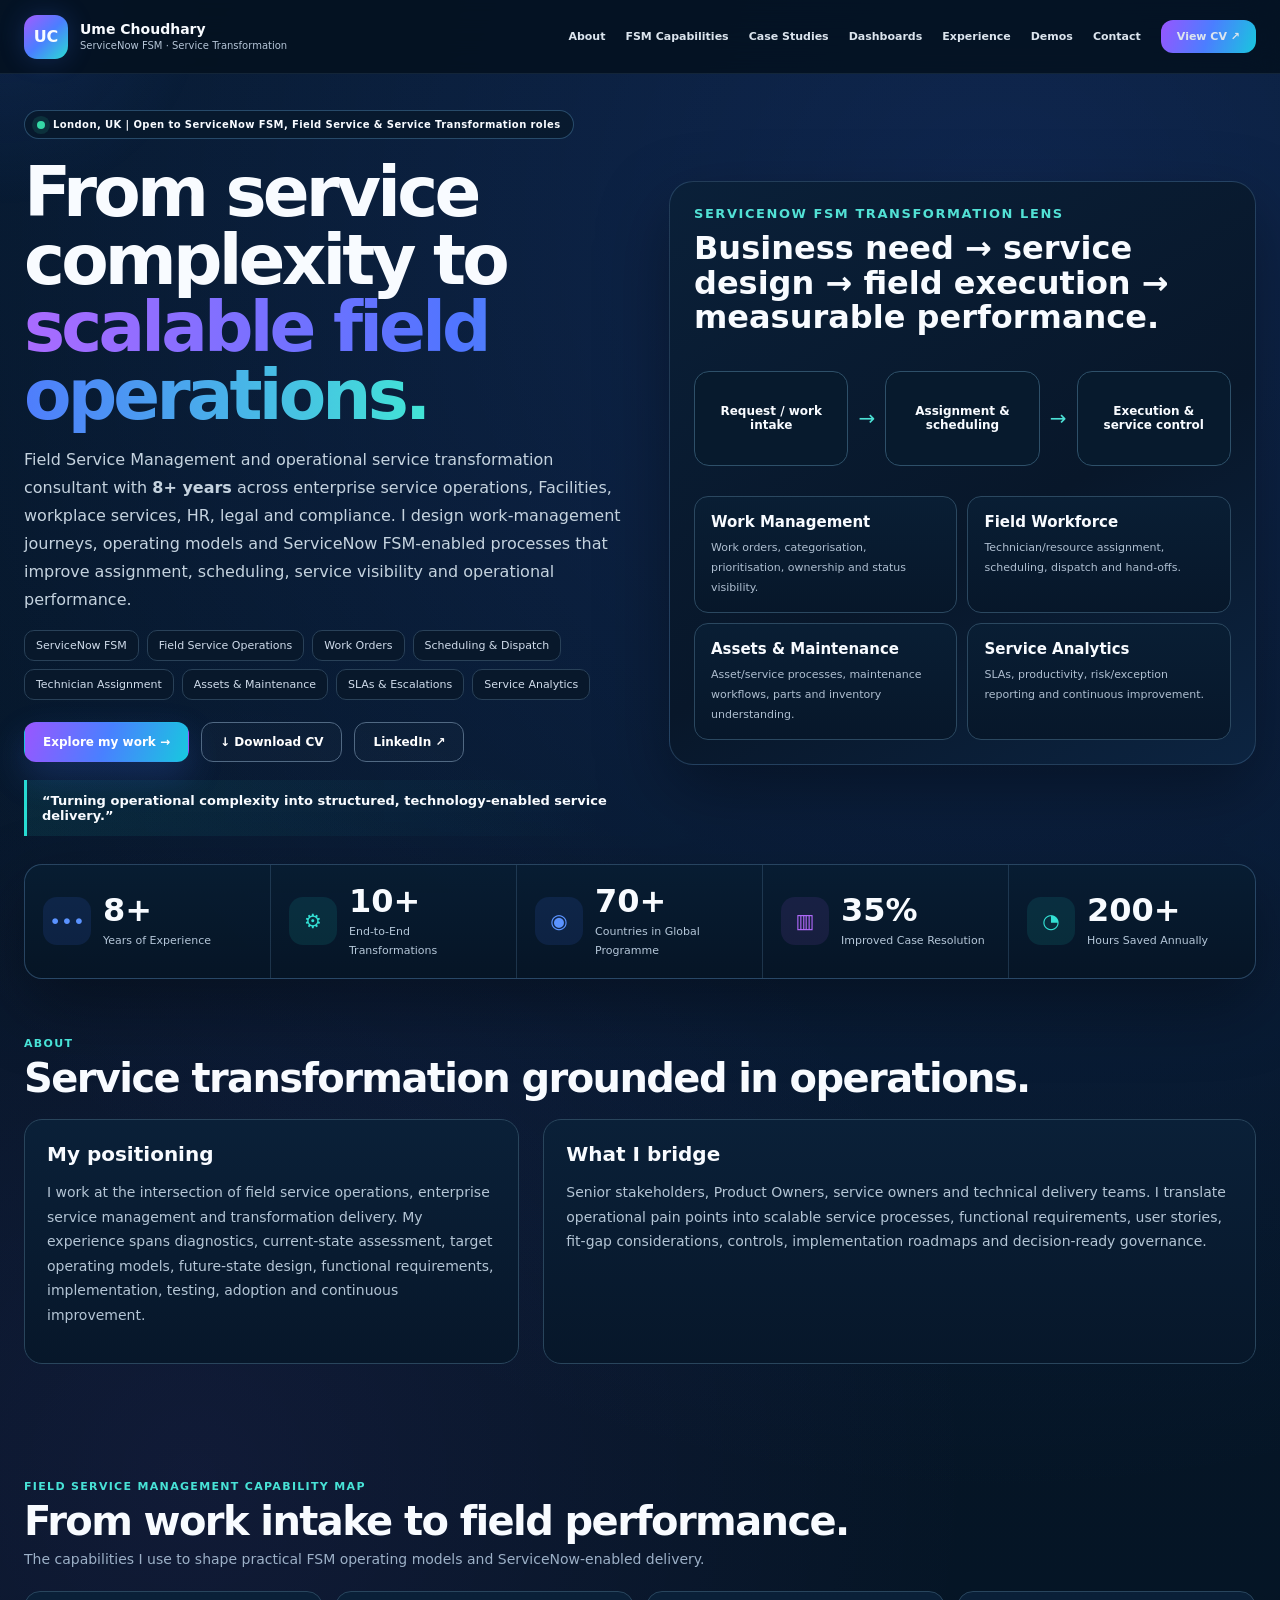
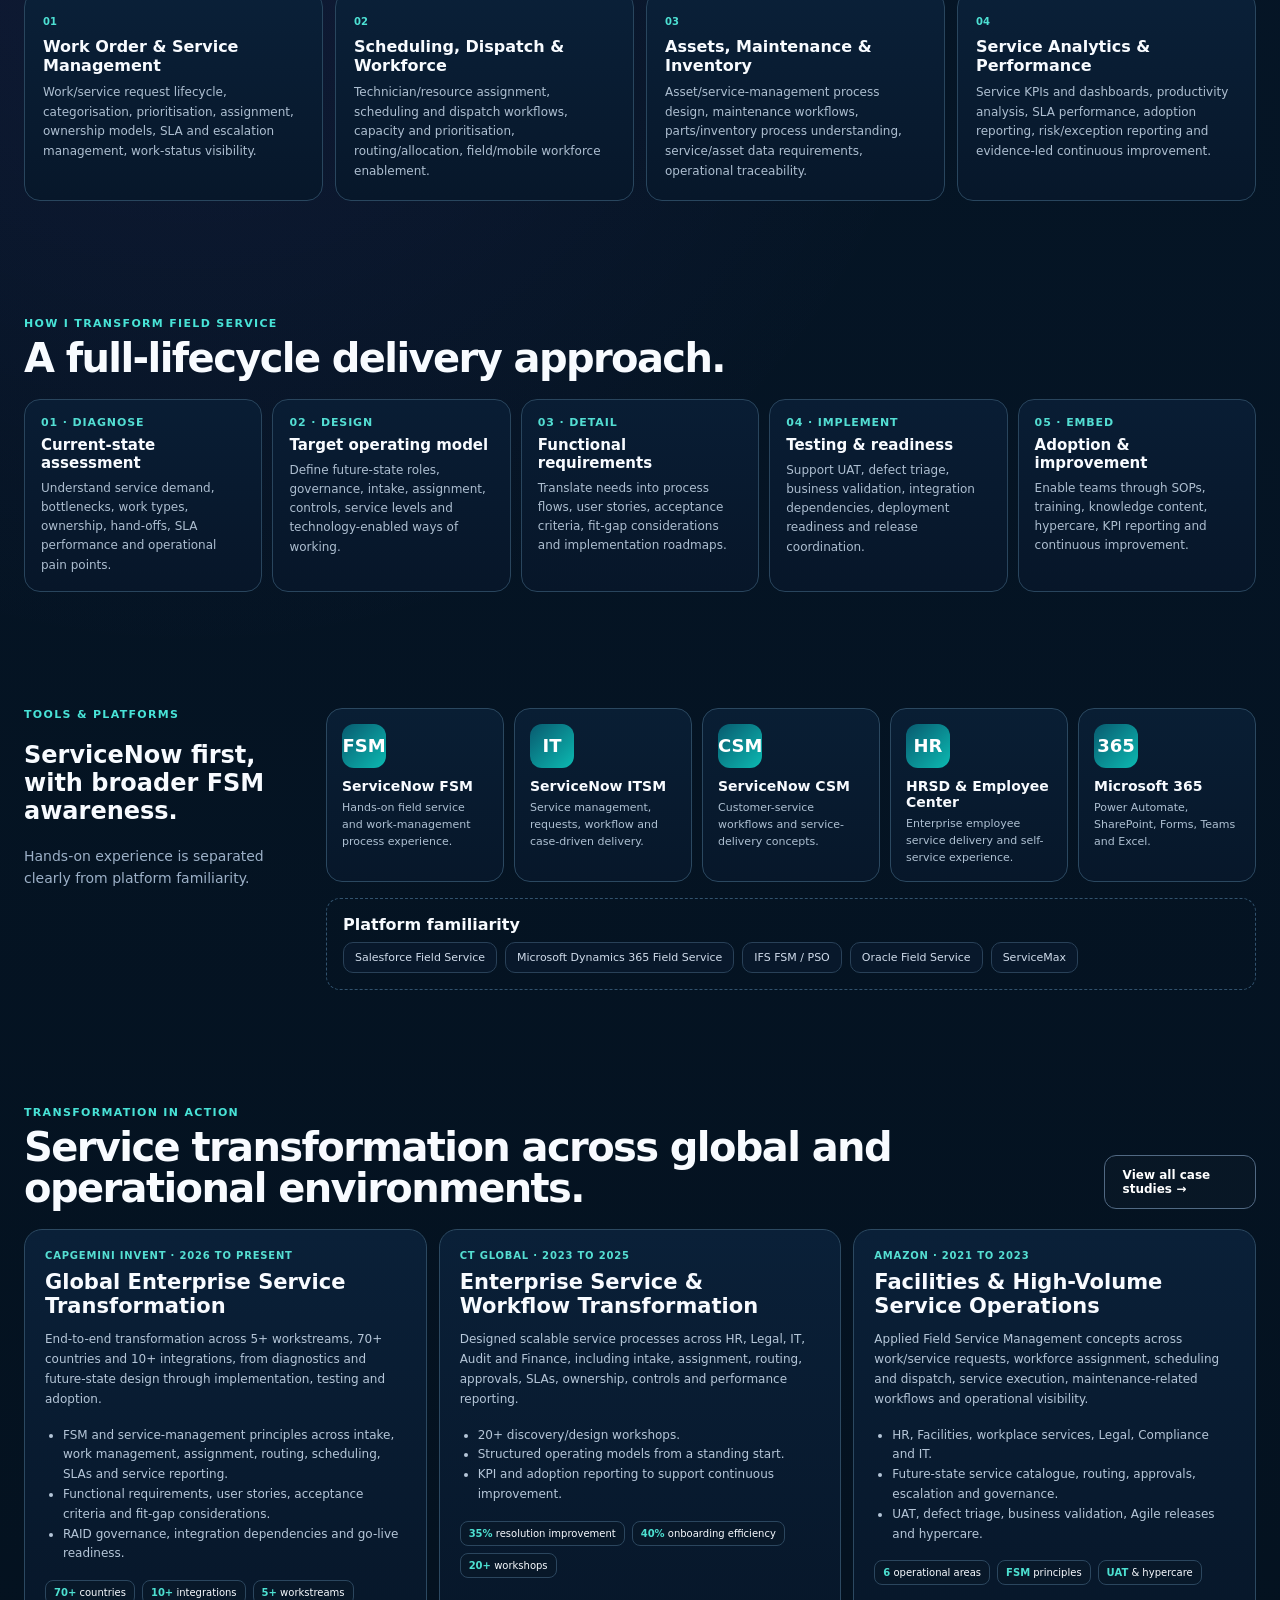
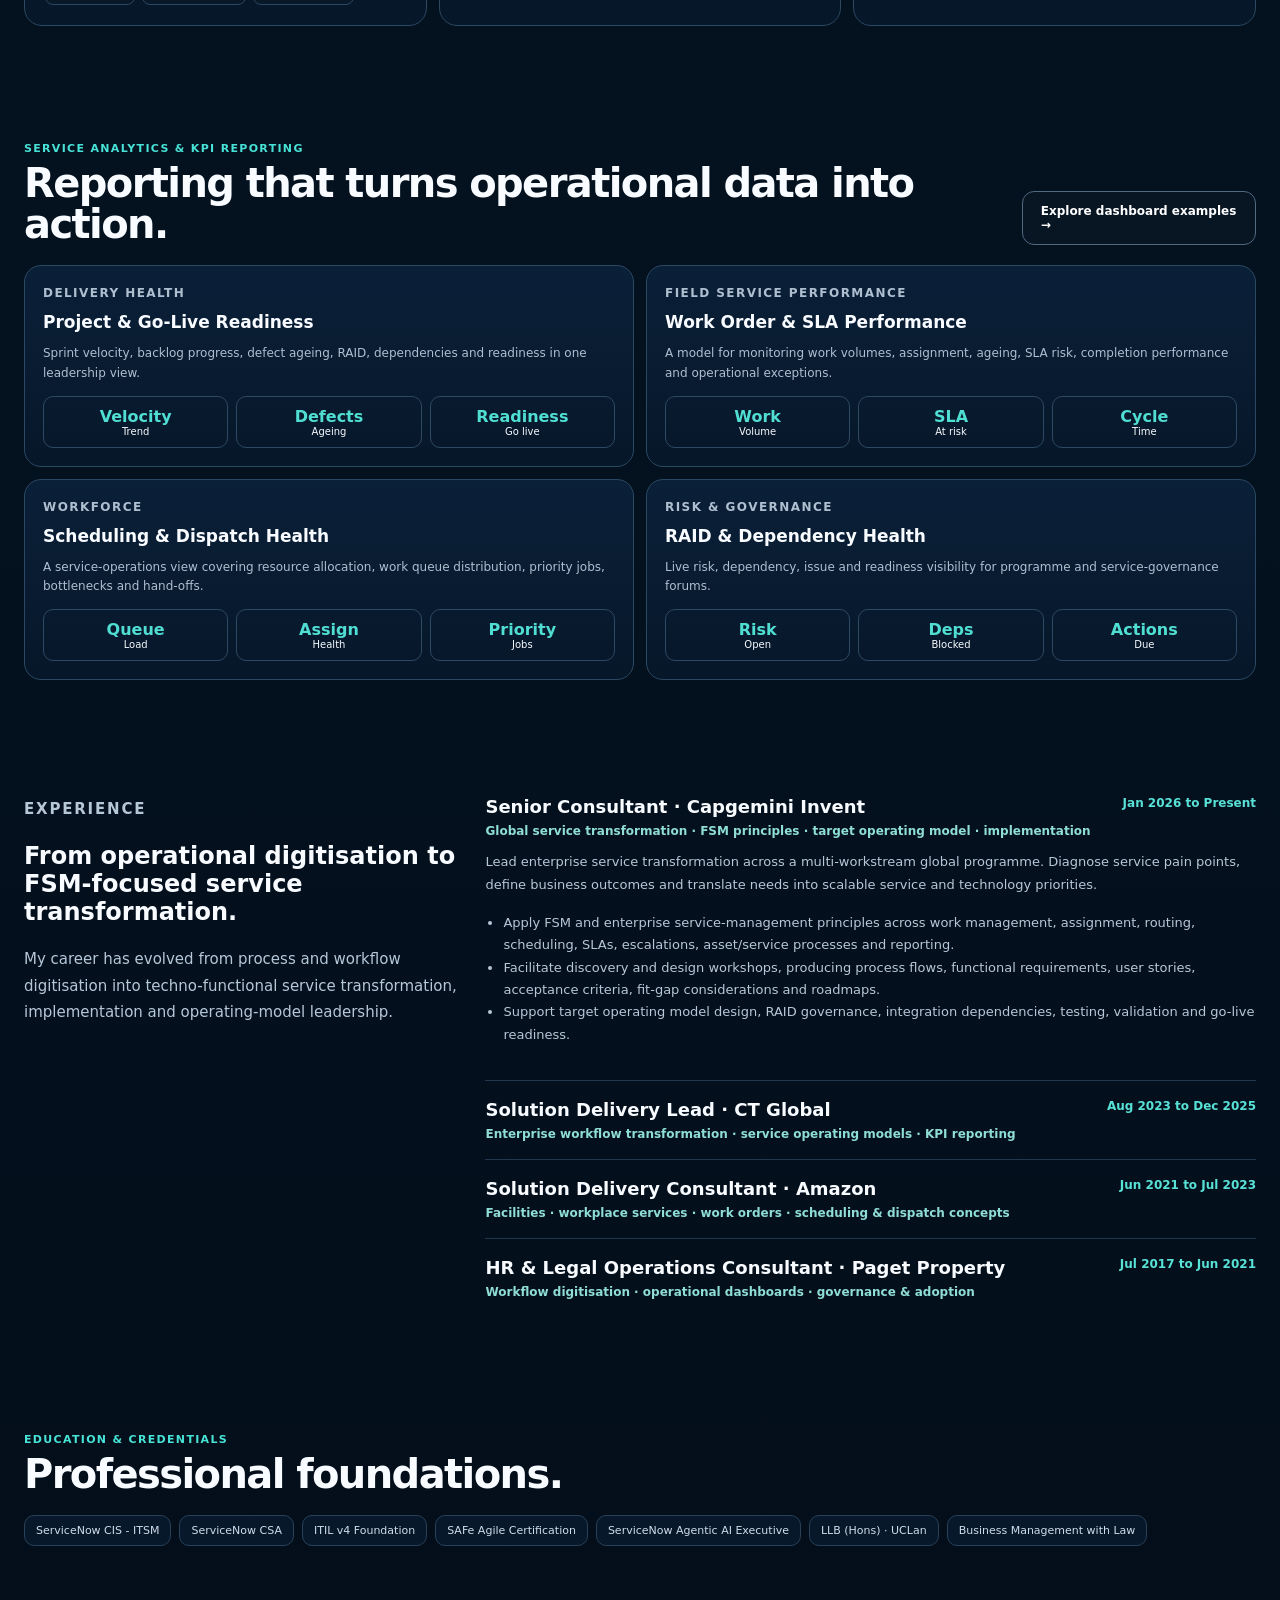
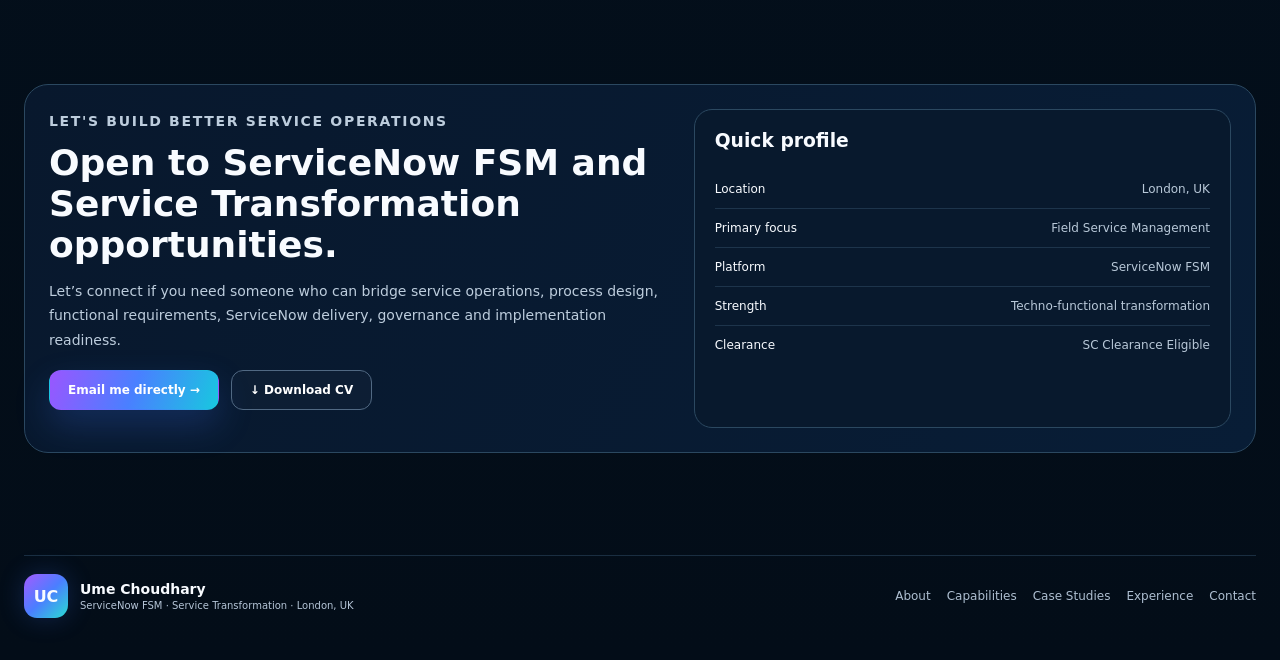
<file: index.html>
<!doctype html>
<html lang="en">
<head>
<meta charset="utf-8">
<meta name="viewport" content="width=device-width,initial-scale=1">
<title>Ume Choudhary | ServiceNow FSM & Service Transformation</title>
<meta name="description" content="Portfolio of Ume Choudhary: Field Service Management, ServiceNow FSM, operating model design and digital service transformation.">
<link rel="icon" href="assets/favicon.svg" type="image/svg+xml">
<link rel="stylesheet" href="styles.css">
</head>
<body>
<div class="mouse-glow" id="mouseGlow"></div>
<header>
<a class="brand" href="#top"><span class="brandmark">UC</span><span><b>Ume Choudhary</b><small>ServiceNow FSM · Service Transformation</small></span></a>
<button class="menubtn" id="menuBtn">Menu</button>
<nav id="nav">
<a href="#about">About</a>
<a href="#capabilities">FSM Capabilities</a>
<a href="#case-studies">Case Studies</a>
<a href="#dashboards">Dashboards</a>
<a href="#experience">Experience</a>
<a href="interactive-demos.html">Demos</a>
<a href="#contact">Contact</a>
<a class="navcv" href="Ume_Choudhary_Resume_2026.pdf" target="_blank">View CV ↗</a>
</nav>
</header>

<main id="top">
<section class="shell hero reveal">
<div>
<div class="eyebrow">London, UK | Open to ServiceNow FSM, Field Service & Service Transformation roles</div>
<h1>From service complexity to <span>scalable field operations.</span></h1>
<p class="lead">Field Service Management and operational service transformation consultant with <strong>8+ years</strong> across enterprise service operations, Facilities, workplace services, HR, legal and compliance. I design work-management journeys, operating models and ServiceNow FSM-enabled processes that improve assignment, scheduling, service visibility and operational performance.</p>
<div class="pills">
<span>ServiceNow FSM</span><span>Field Service Operations</span><span>Work Orders</span><span>Scheduling & Dispatch</span>
<span>Technician Assignment</span><span>Assets & Maintenance</span><span>SLAs & Escalations</span><span>Service Analytics</span>
</div>
<div class="actions">
<a class="btn primary" href="#case-studies">Explore my work →</a>
<a class="btn" href="Ume_Choudhary_Resume_2026.pdf" download>↓ Download CV</a>
<a class="btn" href="https://www.linkedin.com/in/ume-choudhary" target="_blank">LinkedIn ↗</a>
</div>
<div class="quote">“Turning operational complexity into structured, technology-enabled service delivery.”</div>
</div>

<div class="native-visual">
<div class="visual-title">SERVICENOW FSM TRANSFORMATION LENS</div>
<h2>Business need → service design → field execution → measurable performance.</h2>
<div class="visual-flow">
<span>Request / work intake</span><i>→</i><span>Assignment & scheduling</span><i>→</i><span>Execution & service control</span>
</div>
<div class="visual-grid">
<article><b>Work Management</b><small>Work orders, categorisation, prioritisation, ownership and status visibility.</small></article>
<article><b>Field Workforce</b><small>Technician/resource assignment, scheduling, dispatch and hand-offs.</small></article>
<article><b>Assets & Maintenance</b><small>Asset/service processes, maintenance workflows, parts and inventory understanding.</small></article>
<article><b>Service Analytics</b><small>SLAs, productivity, risk/exception reporting and continuous improvement.</small></article>
</div>
</div>
</section>

<section class="shell reveal">
<div class="stats">
<article><div class="mi">•••</div><div><strong data-count="8" data-suffix="+">0+</strong><span>Years of Experience</span></div></article>
<article><div class="mi cyan">⚙</div><div><strong data-count="10" data-suffix="+">0+</strong><span>End-to-End Transformations</span></div></article>
<article><div class="mi">◉</div><div><strong data-count="70" data-suffix="+">0+</strong><span>Countries in Global Programme</span></div></article>
<article><div class="mi purple">▥</div><div><strong data-count="35" data-suffix="%">0%</strong><span>Improved Case Resolution</span></div></article>
<article><div class="mi cyan">◔</div><div><strong data-count="200" data-suffix="+">0+</strong><span>Hours Saved Annually</span></div></article>
</div>
</section>

<section id="about" class="section shell">
<div class="section-head reveal"><div><p class="kicker">ABOUT</p><h2>Service transformation grounded in operations.</h2></div></div>
<div class="about-grid reveal">
<article class="about-card">
<h3>My positioning</h3>
<p>I work at the intersection of field service operations, enterprise service management and transformation delivery. My experience spans diagnostics, current-state assessment, target operating models, future-state design, functional requirements, implementation, testing, adoption and continuous improvement.</p>
</article>
<article class="about-card">
<h3>What I bridge</h3>
<p>Senior stakeholders, Product Owners, service owners and technical delivery teams. I translate operational pain points into scalable service processes, functional requirements, user stories, fit-gap considerations, controls, implementation roadmaps and decision-ready governance.</p>
</article>
</div>
</section>

<section id="capabilities" class="section shell">
<div class="section-head reveal">
<div><p class="kicker">FIELD SERVICE MANAGEMENT CAPABILITY MAP</p><h2>From work intake to field performance.</h2><p class="sub">The capabilities I use to shape practical FSM operating models and ServiceNow-enabled delivery.</p></div>
</div>
<div class="cap-grid reveal">
<article class="cap-card"><span class="cap-num">01</span><h3>Work Order & Service Management</h3><p>Work/service request lifecycle, categorisation, prioritisation, assignment, ownership models, SLA and escalation management, work-status visibility.</p></article>
<article class="cap-card"><span class="cap-num">02</span><h3>Scheduling, Dispatch & Workforce</h3><p>Technician/resource assignment, scheduling and dispatch workflows, capacity and prioritisation, routing/allocation, field/mobile workforce enablement.</p></article>
<article class="cap-card"><span class="cap-num">03</span><h3>Assets, Maintenance & Inventory</h3><p>Asset/service-management process design, maintenance workflows, parts/inventory process understanding, service/asset data requirements, operational traceability.</p></article>
<article class="cap-card"><span class="cap-num">04</span><h3>Service Analytics & Performance</h3><p>Service KPIs and dashboards, productivity analysis, SLA performance, adoption reporting, risk/exception reporting and evidence-led continuous improvement.</p></article>
</div>
</section>

<section class="section shell">
<div class="section-head reveal"><div><p class="kicker">HOW I TRANSFORM FIELD SERVICE</p><h2>A full-lifecycle delivery approach.</h2></div></div>
<div class="method-grid reveal">
<article class="method-card"><b>01 · DIAGNOSE</b><h3>Current-state assessment</h3><p>Understand service demand, bottlenecks, work types, ownership, hand-offs, SLA performance and operational pain points.</p></article>
<article class="method-card"><b>02 · DESIGN</b><h3>Target operating model</h3><p>Define future-state roles, governance, intake, assignment, controls, service levels and technology-enabled ways of working.</p></article>
<article class="method-card"><b>03 · DETAIL</b><h3>Functional requirements</h3><p>Translate needs into process flows, user stories, acceptance criteria, fit-gap considerations and implementation roadmaps.</p></article>
<article class="method-card"><b>04 · IMPLEMENT</b><h3>Testing & readiness</h3><p>Support UAT, defect triage, business validation, integration dependencies, deployment readiness and release coordination.</p></article>
<article class="method-card"><b>05 · EMBED</b><h3>Adoption & improvement</h3><p>Enable teams through SOPs, training, knowledge content, hypercare, KPI reporting and continuous improvement.</p></article>
</div>
</section>

<section id="tools" class="section shell">
<div class="tools-wrap reveal">
<div><p class="kicker">TOOLS & PLATFORMS</p><h2>ServiceNow first, with broader FSM awareness.</h2><p class="sub">Hands-on experience is separated clearly from platform familiarity.</p></div>
<div>
<div class="tool-grid">
<article class="tool"><div class="tool-badge">FSM</div><h3>ServiceNow FSM</h3><p>Hands-on field service and work-management process experience.</p></article>
<article class="tool"><div class="tool-badge">IT</div><h3>ServiceNow ITSM</h3><p>Service management, requests, workflow and case-driven delivery.</p></article>
<article class="tool"><div class="tool-badge">CSM</div><h3>ServiceNow CSM</h3><p>Customer-service workflows and service-delivery concepts.</p></article>
<article class="tool"><div class="tool-badge">HR</div><h3>HRSD & Employee Center</h3><p>Enterprise employee service delivery and self-service experience.</p></article>
<article class="tool"><div class="tool-badge">365</div><h3>Microsoft 365</h3><p>Power Automate, SharePoint, Forms, Teams and Excel.</p></article>
</div>
<div class="familiarity">
<strong>Platform familiarity</strong>
<div class="pills"><span>Salesforce Field Service</span><span>Microsoft Dynamics 365 Field Service</span><span>IFS FSM / PSO</span><span>Oracle Field Service</span><span>ServiceMax</span></div>
</div>
</div>
</div>
</section>

<section id="case-studies" class="section shell">
<div class="section-head reveal">
<div><p class="kicker">TRANSFORMATION IN ACTION</p><h2>Service transformation across global and operational environments.</h2></div>
<a class="btn" href="case-studies.html">View all case studies →</a>
</div>
<div class="case-grid reveal">
<article class="case-card">
<div class="meta">CAPGEMINI INVENT · 2026 TO PRESENT</div>
<h3>Global Enterprise Service Transformation</h3>
<p>End-to-end transformation across 5+ workstreams, 70+ countries and 10+ integrations, from diagnostics and future-state design through implementation, testing and adoption.</p>
<ul><li>FSM and service-management principles across intake, work management, assignment, routing, scheduling, SLAs and service reporting.</li><li>Functional requirements, user stories, acceptance criteria and fit-gap considerations.</li><li>RAID governance, integration dependencies and go-live readiness.</li></ul>
<div class="case-stats"><span><b>70+</b> countries</span><span><b>10+</b> integrations</span><span><b>5+</b> workstreams</span></div>
</article>

<article class="case-card">
<div class="meta">CT GLOBAL · 2023 TO 2025</div>
<h3>Enterprise Service & Workflow Transformation</h3>
<p>Designed scalable service processes across HR, Legal, IT, Audit and Finance, including intake, assignment, routing, approvals, SLAs, ownership, controls and performance reporting.</p>
<ul><li>20+ discovery/design workshops.</li><li>Structured operating models from a standing start.</li><li>KPI and adoption reporting to support continuous improvement.</li></ul>
<div class="case-stats"><span><b>35%</b> resolution improvement</span><span><b>40%</b> onboarding efficiency</span><span><b>20+</b> workshops</span></div>
</article>

<article class="case-card">
<div class="meta">AMAZON · 2021 TO 2023</div>
<h3>Facilities & High-Volume Service Operations</h3>
<p>Applied Field Service Management concepts across work/service requests, workforce assignment, scheduling and dispatch, service execution, maintenance-related workflows and operational visibility.</p>
<ul><li>HR, Facilities, workplace services, Legal, Compliance and IT.</li><li>Future-state service catalogue, routing, approvals, escalation and governance.</li><li>UAT, defect triage, business validation, Agile releases and hypercare.</li></ul>
<div class="case-stats"><span><b>6</b> operational areas</span><span><b>FSM</b> principles</span><span><b>UAT</b> & hypercare</span></div>
</article>
</div>
</section>

<section id="dashboards" class="section shell">
<div class="section-head reveal">
<div><p class="kicker">SERVICE ANALYTICS & KPI REPORTING</p><h2>Reporting that turns operational data into action.</h2></div>
<a class="btn" href="dashboard-kpi-reporting.html">Explore dashboard examples →</a>
</div>
<div class="dashboard-grid reveal">
<article class="dashboard-card"><p class="kicker">DELIVERY HEALTH</p><h3>Project & Go-Live Readiness</h3><p>Sprint velocity, backlog progress, defect ageing, RAID, dependencies and readiness in one leadership view.</p><div class="dashboard-metrics"><span><b>Velocity</b>Trend</span><span><b>Defects</b>Ageing</span><span><b>Readiness</b>Go live</span></div></article>
<article class="dashboard-card"><p class="kicker">FIELD SERVICE PERFORMANCE</p><h3>Work Order & SLA Performance</h3><p>A model for monitoring work volumes, assignment, ageing, SLA risk, completion performance and operational exceptions.</p><div class="dashboard-metrics"><span><b>Work</b>Volume</span><span><b>SLA</b>At risk</span><span><b>Cycle</b>Time</span></div></article>
<article class="dashboard-card"><p class="kicker">WORKFORCE</p><h3>Scheduling & Dispatch Health</h3><p>A service-operations view covering resource allocation, work queue distribution, priority jobs, bottlenecks and hand-offs.</p><div class="dashboard-metrics"><span><b>Queue</b>Load</span><span><b>Assign</b>Health</span><span><b>Priority</b>Jobs</span></div></article>
<article class="dashboard-card"><p class="kicker">RISK & GOVERNANCE</p><h3>RAID & Dependency Health</h3><p>Live risk, dependency, issue and readiness visibility for programme and service-governance forums.</p><div class="dashboard-metrics"><span><b>Risk</b>Open</span><span><b>Deps</b>Blocked</span><span><b>Actions</b>Due</span></div></article>
</div>
</section>

<section id="experience" class="section shell">
<div class="exp-layout reveal">
<div class="exp-intro"><p class="kicker">EXPERIENCE</p><h2>From operational digitisation to FSM-focused service transformation.</h2><p>My career has evolved from process and workflow digitisation into techno-functional service transformation, implementation and operating-model leadership.</p></div>
<div>
<article class="exp-card"><details open><summary><div><span class="exp-role">Senior Consultant · Capgemini Invent</span><span class="exp-sub">Global service transformation · FSM principles · target operating model · implementation</span></div><time>Jan 2026 to Present</time></summary><p>Lead enterprise service transformation across a multi-workstream global programme. Diagnose service pain points, define business outcomes and translate needs into scalable service and technology priorities.</p><ul><li>Apply FSM and enterprise service-management principles across work management, assignment, routing, scheduling, SLAs, escalations, asset/service processes and reporting.</li><li>Facilitate discovery and design workshops, producing process flows, functional requirements, user stories, acceptance criteria, fit-gap considerations and roadmaps.</li><li>Support target operating model design, RAID governance, integration dependencies, testing, validation and go-live readiness.</li></ul></details></article>
<article class="exp-card"><details><summary><div><span class="exp-role">Solution Delivery Lead · CT Global</span><span class="exp-sub">Enterprise workflow transformation · service operating models · KPI reporting</span></div><time>Aug 2023 to Dec 2025</time></summary><p>Led service and workflow transformation across HR, Legal, IT, Audit and Finance.</p><ul><li>Ran 20+ discovery/design workshops.</li><li>Designed work/request intake, assignment, routing, approvals, SLAs, escalation paths, service ownership and controls.</li><li>Improved case resolution by 35% and onboarding efficiency by 40%.</li></ul></details></article>
<article class="exp-card"><details><summary><div><span class="exp-role">Solution Delivery Consultant · Amazon</span><span class="exp-sub">Facilities · workplace services · work orders · scheduling & dispatch concepts</span></div><time>Jun 2021 to Jul 2023</time></summary><p>Delivered service-management and workflow transformation in a complex high-volume environment.</p><ul><li>Worked across workplace and Facilities service operations with structured work intake, assignment, routing, approvals, SLAs and escalation.</li><li>Applied FSM concepts across work orders, workforce assignment, scheduling/dispatch, maintenance-related workflows, assets and operational visibility.</li><li>Supported UAT, defect triage, deployment readiness, backlog prioritisation, training and hypercare.</li></ul></details></article>
<article class="exp-card"><details><summary><div><span class="exp-role">HR & Legal Operations Consultant · Paget Property</span><span class="exp-sub">Workflow digitisation · operational dashboards · governance & adoption</span></div><time>Jul 2017 to Jun 2021</time></summary><p>Replaced manual HR, legal and compliance processes with structured request, workflow and reporting models.</p><ul><li>Built request forms, assignment/approval workflows and operational dashboards using SharePoint, Power Automate, Forms, Excel and Teams.</li><li>Defined intake, routing, escalation, governance controls and repeatable service processes.</li></ul></details></article>
</div>
</div>
</section>

<section class="section shell">
<div class="section-head reveal"><div><p class="kicker">EDUCATION & CREDENTIALS</p><h2>Professional foundations.</h2></div></div>
<div class="pills reveal">
<span>ServiceNow CIS - ITSM</span><span>ServiceNow CSA</span><span>ITIL v4 Foundation</span><span>SAFe Agile Certification</span><span>ServiceNow Agentic AI Executive</span><span>LLB (Hons) · UCLan</span><span>Business Management with Law</span>
</div>
</section>

<section id="contact" class="section shell">
<div class="contact reveal">
<div>
<p class="kicker">LET'S BUILD BETTER SERVICE OPERATIONS</p>
<h2>Open to ServiceNow FSM and Service Transformation opportunities.</h2>
<p>Let’s connect if you need someone who can bridge service operations, process design, functional requirements, ServiceNow delivery, governance and implementation readiness.</p>
<div class="actions"><a class="btn primary" href="mailto:Choudhary.ume3001@gmail.com?subject=ServiceNow%20FSM%20Opportunity">Email me directly →</a><a class="btn" href="Ume_Choudhary_Resume_2026.pdf" download>↓ Download CV</a></div>
</div>
<div class="quick">
<h3>Quick profile</h3>
<div class="quick-row"><span>Location</span><span>London, UK</span></div>
<div class="quick-row"><span>Primary focus</span><span>Field Service Management</span></div>
<div class="quick-row"><span>Platform</span><span>ServiceNow FSM</span></div>
<div class="quick-row"><span>Strength</span><span>Techno-functional transformation</span></div>
<div class="quick-row"><span>Clearance</span><span>SC Clearance Eligible</span></div>
</div>
</div>
</section>
</main>

<footer class="shell">
<div class="brand"><span class="brandmark">UC</span><span><b>Ume Choudhary</b><small>ServiceNow FSM · Service Transformation · London, UK</small></span></div>
<div><a href="#about">About</a><a href="#capabilities">Capabilities</a><a href="#case-studies">Case Studies</a><a href="#experience">Experience</a><a href="#contact">Contact</a></div>
</footer>
<script src="script.js"></script>
</body>
</html>
</file>
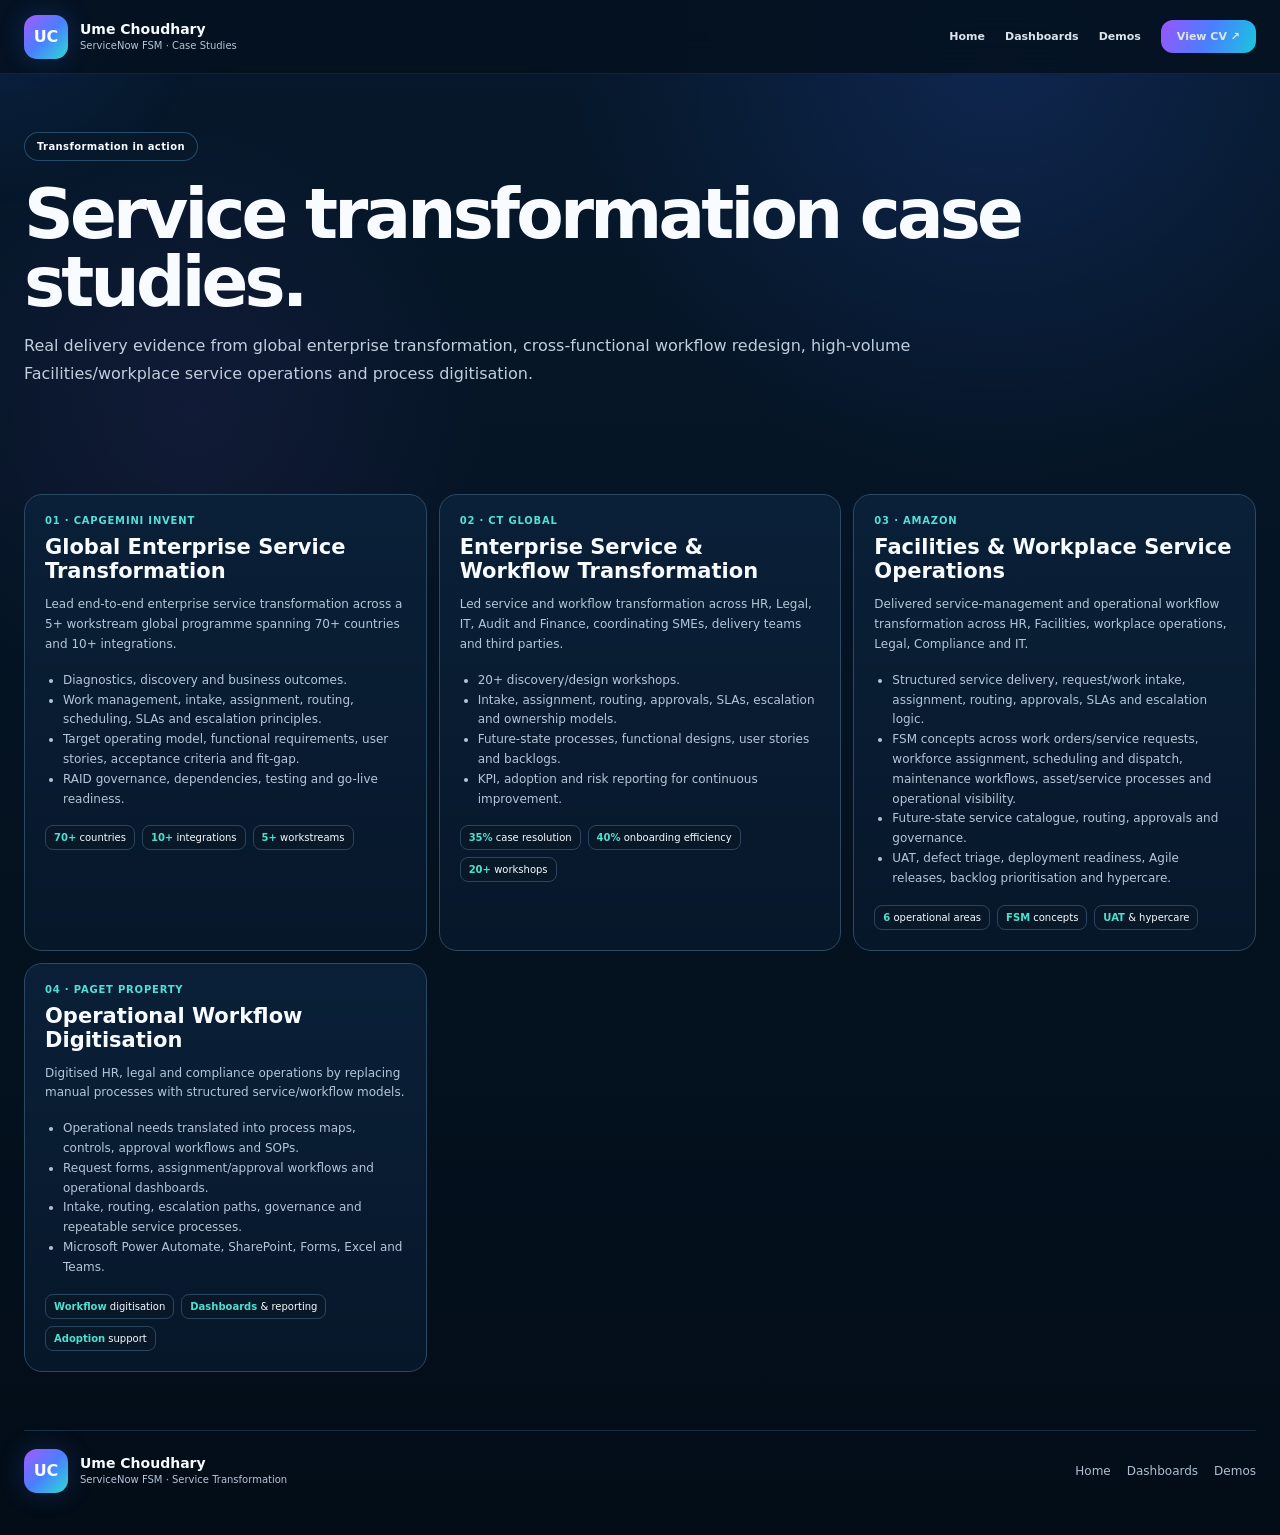
<file: case-studies.html>
<!doctype html>
<html lang="en"><head><meta charset="utf-8"><meta name="viewport" content="width=device-width,initial-scale=1">
<title>Service Transformation Case Studies | Ume Choudhary</title>
<link rel="icon" href="assets/favicon.svg" type="image/svg+xml"><link rel="stylesheet" href="styles.css"></head>
<body><div class="mouse-glow" id="mouseGlow"></div>
<header><a class="brand" href="index.html"><span class="brandmark">UC</span><span><b>Ume Choudhary</b><small>ServiceNow FSM · Case Studies</small></span></a><button class="menubtn" id="menuBtn">Menu</button>
<nav id="nav"><a href="index.html">Home</a><a href="dashboard-kpi-reporting.html">Dashboards</a><a href="interactive-demos.html">Demos</a><a class="navcv" href="Ume_Choudhary_Resume_2026.pdf" target="_blank">View CV ↗</a></nav></header>
<main>
<section class="page-hero shell reveal"><span class="status-chip">Transformation in action</span><h1>Service transformation case studies.</h1><p>Real delivery evidence from global enterprise transformation, cross-functional workflow redesign, high-volume Facilities/workplace service operations and process digitisation.</p></section>

<section class="section shell">
<div class="case-grid">
<article class="case-card reveal"><div class="meta">01 · CAPGEMINI INVENT</div><h3>Global Enterprise Service Transformation</h3><p>Lead end-to-end enterprise service transformation across a 5+ workstream global programme spanning 70+ countries and 10+ integrations.</p><ul><li>Diagnostics, discovery and business outcomes.</li><li>Work management, intake, assignment, routing, scheduling, SLAs and escalation principles.</li><li>Target operating model, functional requirements, user stories, acceptance criteria and fit-gap.</li><li>RAID governance, dependencies, testing and go-live readiness.</li></ul><div class="case-stats"><span><b>70+</b> countries</span><span><b>10+</b> integrations</span><span><b>5+</b> workstreams</span></div></article>

<article class="case-card reveal"><div class="meta">02 · CT GLOBAL</div><h3>Enterprise Service & Workflow Transformation</h3><p>Led service and workflow transformation across HR, Legal, IT, Audit and Finance, coordinating SMEs, delivery teams and third parties.</p><ul><li>20+ discovery/design workshops.</li><li>Intake, assignment, routing, approvals, SLAs, escalation and ownership models.</li><li>Future-state processes, functional designs, user stories and backlogs.</li><li>KPI, adoption and risk reporting for continuous improvement.</li></ul><div class="case-stats"><span><b>35%</b> case resolution</span><span><b>40%</b> onboarding efficiency</span><span><b>20+</b> workshops</span></div></article>

<article class="case-card reveal"><div class="meta">03 · AMAZON</div><h3>Facilities & Workplace Service Operations</h3><p>Delivered service-management and operational workflow transformation across HR, Facilities, workplace operations, Legal, Compliance and IT.</p><ul><li>Structured service delivery, request/work intake, assignment, routing, approvals, SLAs and escalation logic.</li><li>FSM concepts across work orders/service requests, workforce assignment, scheduling and dispatch, maintenance workflows, asset/service processes and operational visibility.</li><li>Future-state service catalogue, routing, approvals and governance.</li><li>UAT, defect triage, deployment readiness, Agile releases, backlog prioritisation and hypercare.</li></ul><div class="case-stats"><span><b>6</b> operational areas</span><span><b>FSM</b> concepts</span><span><b>UAT</b> & hypercare</span></div></article>

<article class="case-card reveal"><div class="meta">04 · PAGET PROPERTY</div><h3>Operational Workflow Digitisation</h3><p>Digitised HR, legal and compliance operations by replacing manual processes with structured service/workflow models.</p><ul><li>Operational needs translated into process maps, controls, approval workflows and SOPs.</li><li>Request forms, assignment/approval workflows and operational dashboards.</li><li>Intake, routing, escalation paths, governance and repeatable service processes.</li><li>Microsoft Power Automate, SharePoint, Forms, Excel and Teams.</li></ul><div class="case-stats"><span><b>Workflow</b> digitisation</span><span><b>Dashboards</b> & reporting</span><span><b>Adoption</b> support</span></div></article>
</div>
</section>
</main>
<footer class="shell"><div class="brand"><span class="brandmark">UC</span><span><b>Ume Choudhary</b><small>ServiceNow FSM · Service Transformation</small></span></div><div><a href="index.html">Home</a><a href="dashboard-kpi-reporting.html">Dashboards</a><a href="interactive-demos.html">Demos</a></div></footer>
<script src="script.js"></script></body></html>
</file>
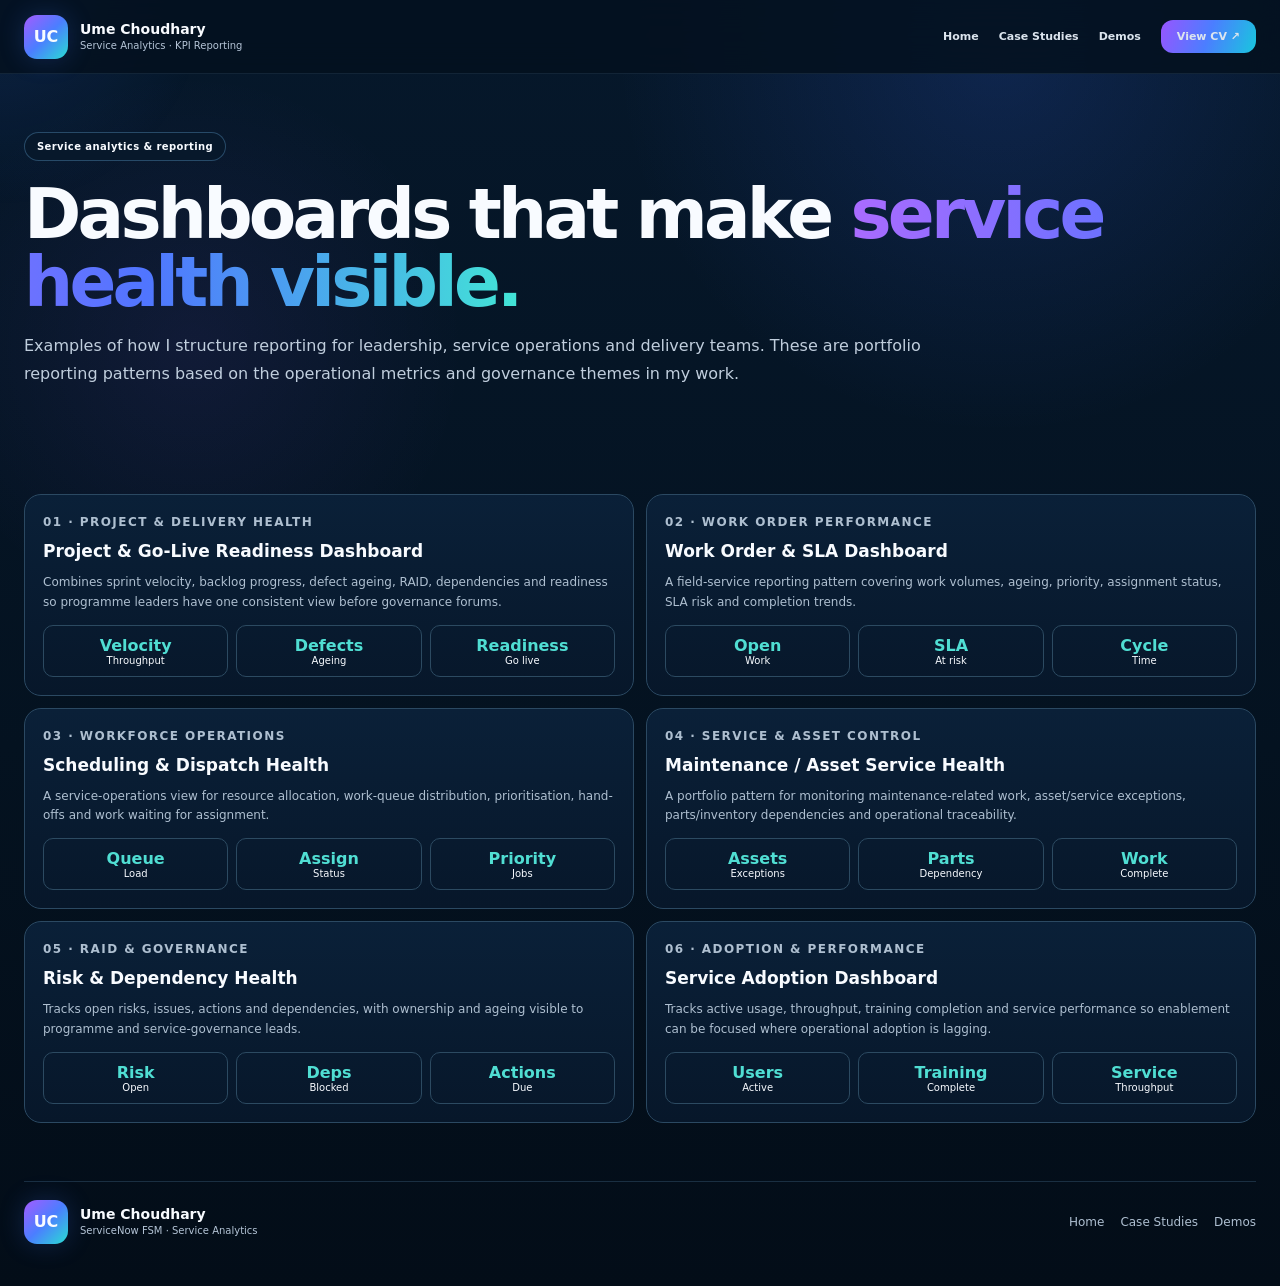
<file: dashboard-kpi-reporting.html>
<!doctype html>
<html lang="en"><head><meta charset="utf-8"><meta name="viewport" content="width=device-width,initial-scale=1">
<title>FSM Dashboards & KPI Reporting | Ume Choudhary</title>
<link rel="icon" href="assets/favicon.svg" type="image/svg+xml"><link rel="stylesheet" href="styles.css"></head>
<body><div class="mouse-glow" id="mouseGlow"></div>
<header><a class="brand" href="index.html"><span class="brandmark">UC</span><span><b>Ume Choudhary</b><small>Service Analytics · KPI Reporting</small></span></a><button class="menubtn" id="menuBtn">Menu</button>
<nav id="nav"><a href="index.html">Home</a><a href="case-studies.html">Case Studies</a><a href="interactive-demos.html">Demos</a><a class="navcv" href="Ume_Choudhary_Resume_2026.pdf" target="_blank">View CV ↗</a></nav></header>
<main>
<section class="page-hero shell reveal"><span class="status-chip">Service analytics & reporting</span><h1>Dashboards that make <span class="gradient">service health visible.</span></h1><p>Examples of how I structure reporting for leadership, service operations and delivery teams. These are portfolio reporting patterns based on the operational metrics and governance themes in my work.</p></section>
<section class="section shell">
<div class="dashboard-grid">
<article class="dashboard-card reveal"><p class="kicker">01 · PROJECT & DELIVERY HEALTH</p><h3>Project & Go-Live Readiness Dashboard</h3><p>Combines sprint velocity, backlog progress, defect ageing, RAID, dependencies and readiness so programme leaders have one consistent view before governance forums.</p><div class="dashboard-metrics"><span><b>Velocity</b>Throughput</span><span><b>Defects</b>Ageing</span><span><b>Readiness</b>Go live</span></div></article>
<article class="dashboard-card reveal"><p class="kicker">02 · WORK ORDER PERFORMANCE</p><h3>Work Order & SLA Dashboard</h3><p>A field-service reporting pattern covering work volumes, ageing, priority, assignment status, SLA risk and completion trends.</p><div class="dashboard-metrics"><span><b>Open</b>Work</span><span><b>SLA</b>At risk</span><span><b>Cycle</b>Time</span></div></article>
<article class="dashboard-card reveal"><p class="kicker">03 · WORKFORCE OPERATIONS</p><h3>Scheduling & Dispatch Health</h3><p>A service-operations view for resource allocation, work-queue distribution, prioritisation, hand-offs and work waiting for assignment.</p><div class="dashboard-metrics"><span><b>Queue</b>Load</span><span><b>Assign</b>Status</span><span><b>Priority</b>Jobs</span></div></article>
<article class="dashboard-card reveal"><p class="kicker">04 · SERVICE & ASSET CONTROL</p><h3>Maintenance / Asset Service Health</h3><p>A portfolio pattern for monitoring maintenance-related work, asset/service exceptions, parts/inventory dependencies and operational traceability.</p><div class="dashboard-metrics"><span><b>Assets</b>Exceptions</span><span><b>Parts</b>Dependency</span><span><b>Work</b>Complete</span></div></article>
<article class="dashboard-card reveal"><p class="kicker">05 · RAID & GOVERNANCE</p><h3>Risk & Dependency Health</h3><p>Tracks open risks, issues, actions and dependencies, with ownership and ageing visible to programme and service-governance leads.</p><div class="dashboard-metrics"><span><b>Risk</b>Open</span><span><b>Deps</b>Blocked</span><span><b>Actions</b>Due</span></div></article>
<article class="dashboard-card reveal"><p class="kicker">06 · ADOPTION & PERFORMANCE</p><h3>Service Adoption Dashboard</h3><p>Tracks active usage, throughput, training completion and service performance so enablement can be focused where operational adoption is lagging.</p><div class="dashboard-metrics"><span><b>Users</b>Active</span><span><b>Training</b>Complete</span><span><b>Service</b>Throughput</span></div></article>
</div>
</section>
</main>
<footer class="shell"><div class="brand"><span class="brandmark">UC</span><span><b>Ume Choudhary</b><small>ServiceNow FSM · Service Analytics</small></span></div><div><a href="index.html">Home</a><a href="case-studies.html">Case Studies</a><a href="interactive-demos.html">Demos</a></div></footer>
<script src="script.js"></script></body></html>
</file>
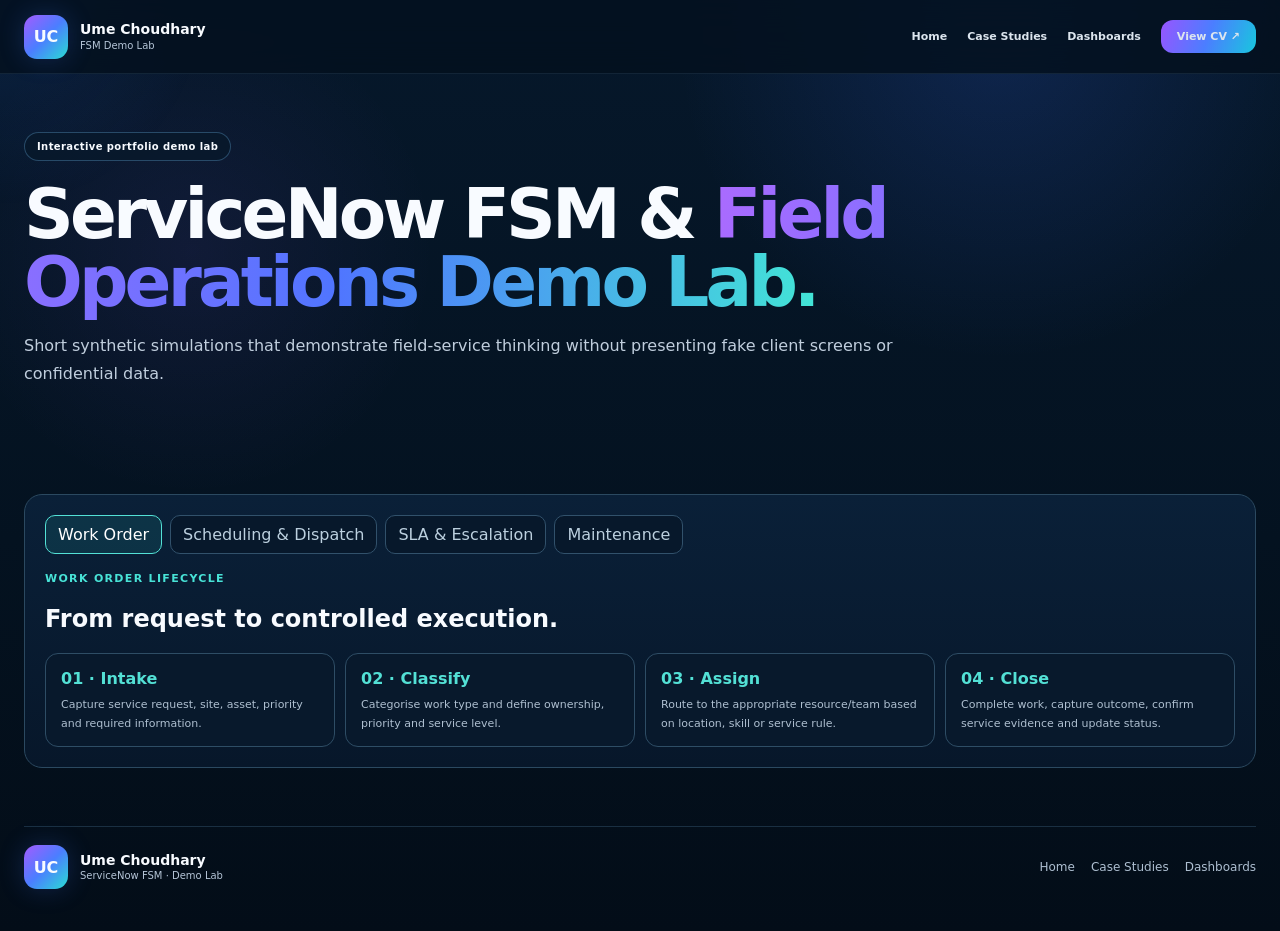
<file: interactive-demos.html>
<!doctype html>
<html lang="en"><head><meta charset="utf-8"><meta name="viewport" content="width=device-width,initial-scale=1">
<title>FSM Interactive Demos | Ume Choudhary</title>
<link rel="icon" href="assets/favicon.svg" type="image/svg+xml"><link rel="stylesheet" href="styles.css"></head>
<body><div class="mouse-glow" id="mouseGlow"></div>
<header><a class="brand" href="index.html"><span class="brandmark">UC</span><span><b>Ume Choudhary</b><small>FSM Demo Lab</small></span></a><button class="menubtn" id="menuBtn">Menu</button>
<nav id="nav"><a href="index.html">Home</a><a href="case-studies.html">Case Studies</a><a href="dashboard-kpi-reporting.html">Dashboards</a><a class="navcv" href="Ume_Choudhary_Resume_2026.pdf" target="_blank">View CV ↗</a></nav></header>
<main>
<section class="page-hero shell reveal"><span class="status-chip">Interactive portfolio demo lab</span><h1>ServiceNow FSM & <span class="gradient">Field Operations Demo Lab.</span></h1><p>Short synthetic simulations that demonstrate field-service thinking without presenting fake client screens or confidential data.</p></section>
<section class="section shell">
<div class="demo-panel reveal">
<div class="tabs"><button class="active" data-tab="workorder">Work Order</button><button data-tab="dispatch">Scheduling & Dispatch</button><button data-tab="sla">SLA & Escalation</button><button data-tab="maintenance">Maintenance</button></div>

<div class="tab-panel active" id="tab-workorder">
<p class="kicker">WORK ORDER LIFECYCLE</p><h2>From request to controlled execution.</h2>
<div class="flow-board"><div class="flow-step"><b>01 · Intake</b><span>Capture service request, site, asset, priority and required information.</span></div><div class="flow-step"><b>02 · Classify</b><span>Categorise work type and define ownership, priority and service level.</span></div><div class="flow-step"><b>03 · Assign</b><span>Route to the appropriate resource/team based on location, skill or service rule.</span></div><div class="flow-step"><b>04 · Close</b><span>Complete work, capture outcome, confirm service evidence and update status.</span></div></div>
</div>

<div class="tab-panel" id="tab-dispatch">
<p class="kicker">SCHEDULING & DISPATCH</p><h2>Right work, right resource, right sequence.</h2>
<div class="flow-board"><div class="flow-step"><b>Demand</b><span>Open work by priority, location and due date.</span></div><div class="flow-step"><b>Capacity</b><span>Available technician/resource capacity and constraints.</span></div><div class="flow-step"><b>Assignment</b><span>Allocate work using skill, geography, urgency and service rules.</span></div><div class="flow-step"><b>Dispatch</b><span>Sequence execution and keep operational hand-offs visible.</span></div></div>
</div>

<div class="tab-panel" id="tab-sla">
<p class="kicker">SLA & ESCALATION</p><h2>Make service risk visible before it becomes failure.</h2>
<div class="flow-board"><div class="flow-step"><b>Green</b><span>Work is within service target.</span></div><div class="flow-step"><b>Amber</b><span>Threshold approaching; review ownership and next action.</span></div><div class="flow-step"><b>Red</b><span>SLA at risk or breached; trigger escalation.</span></div><div class="flow-step"><b>Learn</b><span>Use recurring exceptions to improve routing, capacity or process design.</span></div></div>
</div>

<div class="tab-panel" id="tab-maintenance">
<p class="kicker">MAINTENANCE & ASSET SERVICE</p><h2>Connect the work to the asset and its dependencies.</h2>
<div class="flow-board"><div class="flow-step"><b>Asset</b><span>Identify the affected asset/service and operational context.</span></div><div class="flow-step"><b>Maintenance</b><span>Define required task, priority and maintenance workflow.</span></div><div class="flow-step"><b>Parts</b><span>Check inventory/parts dependency where relevant.</span></div><div class="flow-step"><b>Traceability</b><span>Capture action, status, evidence and service history.</span></div></div>
</div>
</div>
</section>
</main>
<footer class="shell"><div class="brand"><span class="brandmark">UC</span><span><b>Ume Choudhary</b><small>ServiceNow FSM · Demo Lab</small></span></div><div><a href="index.html">Home</a><a href="case-studies.html">Case Studies</a><a href="dashboard-kpi-reporting.html">Dashboards</a></div></footer>
<script src="script.js"></script></body></html>
</file>
<file: styles.css>
:root{
  --bg:#04111f;--bg2:#07182b;--panel:#091d34;--panel2:#0b2340;
  --line:rgba(100,142,186,.28);--text:#f8fbff;--muted:#b4c4d6;--muted2:#8fa6bd;
  --purple:#a25dff;--blue:#4a7fff;--cyan:#28ddd3;--green:#39d8a8;
  --amber:#f3c95b;--shadow:0 26px 70px rgba(0,0,0,.35)
}
*{box-sizing:border-box}
html{scroll-behavior:smooth}
body{
  margin:0;color:var(--text);
  font-family:Inter,ui-sans-serif,system-ui,-apple-system,"Segoe UI",Arial,sans-serif;
  background:
    radial-gradient(circle at 78% 4%,rgba(59,108,255,.17),transparent 24%),
    radial-gradient(circle at 15% 27%,rgba(154,91,255,.08),transparent 19%),
    linear-gradient(180deg,#06182b 0%,#041220 58%,#030d18 100%);
  overflow-x:hidden
}
a{color:inherit;text-decoration:none}
button{font:inherit}
.shell{width:min(1420px,calc(100% - 48px));margin:auto;position:relative;z-index:1}
body:before{
  content:"";position:fixed;inset:0;pointer-events:none;
  background-image:radial-gradient(rgba(255,255,255,.16) .65px,transparent .8px);
  background-size:4px 4px;opacity:.04
}
.mouse-glow{
  position:fixed;width:430px;height:430px;border-radius:50%;
  background:radial-gradient(circle,rgba(60,113,255,.12),transparent 68%);
  transform:translate(-50%,-50%);pointer-events:none;z-index:0
}
header{
  position:sticky;top:0;z-index:40;height:74px;display:flex;align-items:center;justify-content:space-between;
  padding:0 max(24px,calc((100vw - 1420px)/2));
  background:rgba(4,17,31,.86);backdrop-filter:blur(18px);
  border-bottom:1px solid rgba(88,127,162,.18)
}
.brand{display:flex;align-items:center;gap:12px}
.brandmark{
  display:grid;place-items:center;width:44px;height:44px;border-radius:13px;
  background:linear-gradient(135deg,#a45bff,#4b7eff,#29ddd3);font-weight:900;
  box-shadow:0 0 26px rgba(70,116,255,.22)
}
.brand b{display:block;font-size:14px;line-height:1.1}
.brand small{display:block;font-size:10px;color:#b5c5d7;margin-top:2px}
nav{display:flex;align-items:center;gap:20px;font-size:11px;font-weight:800;color:#dce5ee}
nav a:hover{color:#fff}
.navcv{padding:10px 16px;border-radius:12px;background:linear-gradient(110deg,#9855ff,#4b7eff,#18c7de)}
.menubtn{display:none;border:1px solid var(--line);background:#09182a;color:#fff;border-radius:10px;padding:9px 11px}
.section{padding:58px 0}
.kicker{margin:0 0 8px;font-size:11px;letter-spacing:.12em;font-weight:900;color:#48e3d7}
.eyebrow,.status-chip{
  display:inline-flex;align-items:center;gap:8px;padding:8px 12px;border:1px solid rgba(72,124,165,.5);
  background:rgba(8,25,43,.82);border-radius:999px;font-size:10px;font-weight:900;letter-spacing:.04em
}
.eyebrow:before{content:"";width:8px;height:8px;border-radius:50%;background:#35d8a6;box-shadow:0 0 0 5px rgba(53,216,166,.12)}
.hero{
  display:grid;grid-template-columns:1.02fr .98fr;gap:34px;align-items:center;
  padding:36px 0 16px;min-height:650px
}
.hero h1,.page-hero h1{
  font-size:clamp(48px,5.4vw,82px);line-height:.98;letter-spacing:-.055em;margin:20px 0 16px
}
.hero h1 span,.gradient{
  background:linear-gradient(90deg,#aa6bff,#5075ff,#42e5d6);
  -webkit-background-clip:text;background-clip:text;color:transparent
}
.lead{font-size:16px;line-height:1.75;color:#c5d3df;max-width:760px}
.pills{display:flex;flex-wrap:wrap;gap:8px;margin:16px 0 22px}
.pills span{
  padding:8px 11px;border:1px solid #294158;background:#08182b;border-radius:10px;
  font-size:11px;color:#d0dceb
}
.actions{display:flex;gap:12px;flex-wrap:wrap;margin:18px 0}
.btn{
  display:inline-flex;align-items:center;justify-content:center;padding:12px 18px;
  border:1px solid #516983;border-radius:12px;background:rgba(255,255,255,.02);
  font-size:12px;font-weight:900;color:#fff;transition:.2s
}
.btn:hover{transform:translateY(-2px);border-color:#58d9cf;background:rgba(255,255,255,.055)}
.btn.primary{
  border-color:transparent;background:linear-gradient(110deg,#9a56ff,#4980ff,#18c8df);
  box-shadow:0 15px 35px rgba(64,120,255,.22)
}
.quote{
  margin-top:8px;padding:13px 15px;border-left:3px solid var(--cyan);
  background:linear-gradient(90deg,rgba(29,217,205,.09),transparent);
  font-size:13px;font-weight:850;max-width:780px
}
.hero-card,.native-visual{
  border:1px solid rgba(83,127,165,.35);border-radius:24px;
  background:linear-gradient(150deg,#0a2039,#08172a 58%,#0c2441);
  box-shadow:var(--shadow);padding:24px
}
.native-visual{min-height:480px;display:flex;flex-direction:column;justify-content:center}
.visual-title{font-size:13px;letter-spacing:.12em;color:#52e1d5;font-weight:900;margin-bottom:10px}
.native-visual h2{font-size:32px;line-height:1.08;margin:0 0 18px}
.visual-flow{display:grid;grid-template-columns:1fr auto 1fr auto 1fr;gap:10px;align-items:center;margin:18px 0}
.visual-flow span{
  min-height:95px;border:1px solid #2e5069;border-radius:15px;background:#071a2d;
  display:flex;align-items:center;justify-content:center;text-align:center;padding:12px;font-size:12px;font-weight:850
}
.visual-flow i{font-style:normal;color:#4ce1d5;font-size:20px}
.visual-grid{display:grid;grid-template-columns:1fr 1fr;gap:10px;margin-top:12px}
.visual-grid article{
  padding:16px;border:1px solid #2b4860;border-radius:14px;background:linear-gradient(180deg,#091e34,#07172a)
}
.visual-grid b{display:block;font-size:15px;margin-bottom:5px}
.visual-grid small{color:#aebed0;font-size:11px;line-height:1.55}
.stats{
  display:grid;grid-template-columns:repeat(5,1fr);border:1px solid rgba(74,117,155,.5);
  background:linear-gradient(180deg,rgba(8,29,50,.95),rgba(6,21,37,.94));
  border-radius:18px;overflow:hidden;box-shadow:var(--shadow);margin-top:12px
}
.stats article{
  padding:20px 18px;border-right:1px solid rgba(79,116,150,.32);
  display:grid;grid-template-columns:48px 1fr;column-gap:12px;align-items:center
}
.stats article:last-child{border-right:0}
.mi{
  width:48px;height:48px;border-radius:14px;display:grid;place-items:center;
  background:rgba(67,113,255,.12);color:#5b93ff;font-size:20px
}
.mi.cyan{background:rgba(34,220,210,.1);color:#33e0d4}
.mi.purple{background:rgba(171,90,255,.1);color:#b46cff}
.stats strong{display:block;font-size:32px;line-height:1;margin-bottom:3px}
.stats span{font-size:11px;color:#b5c7d9}
.section-head{display:flex;justify-content:space-between;gap:20px;align-items:end;margin-bottom:20px}
.section-head h2,.page-hero h2{font-size:40px;line-height:1.03;letter-spacing:-.04em;margin:0}
.sub{margin:6px 0 0;color:#9cb0c7;font-size:14px;line-height:1.6}
.about-grid{display:grid;grid-template-columns:.82fr 1.18fr;gap:24px}
.about-card{
  border:1px solid #29455c;border-radius:18px;background:linear-gradient(180deg,#0a2038,#07172a);padding:22px
}
.about-card h3{font-size:20px;margin:0 0 10px}
.about-card p{color:#b4c5d5;line-height:1.75;font-size:14px}
.cap-grid{display:grid;grid-template-columns:repeat(4,1fr);gap:12px}
.cap-card{
  padding:18px;border:1px solid #29465e;border-radius:16px;
  background:linear-gradient(180deg,#0a2038,#07172a);transition:.2s
}
.cap-card:hover,.tool:hover,.case-card:hover,.dashboard-card:hover{transform:translateY(-3px);border-color:#4a7fb3;box-shadow:0 18px 36px rgba(0,0,0,.2)}
.cap-num{font-size:10px;font-weight:900;color:#4de0d3}
.cap-card h3{font-size:16px;margin:8px 0}
.cap-card p{font-size:12px;line-height:1.65;color:#aebfd1;margin:0}
.method-grid{display:grid;grid-template-columns:repeat(5,1fr);gap:10px}
.method-card{
  padding:16px;border:1px solid #29455d;border-radius:16px;background:linear-gradient(180deg,#091d34,#071629)
}
.method-card b{display:block;color:#53ded3;font-size:11px;letter-spacing:.08em;margin-bottom:7px}
.method-card h3{font-size:15px;margin:0 0 7px}
.method-card p{margin:0;color:#adbed0;font-size:12px;line-height:1.6}
.tools-wrap{display:grid;grid-template-columns:280px 1fr;gap:22px}
.tool-grid{display:grid;grid-template-columns:repeat(5,1fr);gap:10px}
.tool{
  padding:15px;border:1px solid #2b4860;border-radius:16px;
  background:linear-gradient(180deg,#091e34,#07172a);transition:.2s
}
.tool-badge{
  width:44px;height:44px;border-radius:12px;display:grid;place-items:center;
  background:linear-gradient(135deg,#085a6f,#0cbab2);font-weight:900;color:#fff;font-size:18px;margin-bottom:10px
}
.tool h3{font-size:14px;margin:0 0 5px}
.tool p{font-size:11px;color:#aec0d2;margin:0;line-height:1.55}
.familiarity{margin-top:16px;padding:16px;border:1px dashed #31526d;border-radius:14px}
.familiarity strong{display:block;margin-bottom:8px}
.familiarity .pills{margin:0}
.case-grid{display:grid;grid-template-columns:repeat(3,1fr);gap:12px}
.case-card{
  padding:20px;border:1px solid #2c4961;border-radius:18px;
  background:linear-gradient(180deg,#0a2038,#07172a);transition:.2s
}
.case-card .meta{font-size:10px;color:#55dfd3;font-weight:900;letter-spacing:.08em}
.case-card h3{font-size:21px;margin:9px 0}
.case-card p,.case-card li{font-size:12px;color:#b5c6d8;line-height:1.65}
.case-card ul{padding-left:18px}
.case-stats{display:flex;gap:7px;flex-wrap:wrap;margin-top:12px}
.case-stats span{font-size:10px;border:1px solid #2b465e;border-radius:8px;padding:6px 8px;background:#081829}
.case-stats b{color:#4de0d1}
.dashboard-grid{display:grid;grid-template-columns:repeat(2,1fr);gap:12px}
.dashboard-card{
  border:1px solid #2b4962;border-radius:17px;background:linear-gradient(180deg,#0a2038,#07172a);padding:18px;transition:.2s
}
.dashboard-card h3{font-size:17px;margin:8px 0}
.dashboard-card p{color:#aebfd0;font-size:12px;line-height:1.65}
.dashboard-metrics{display:grid;grid-template-columns:repeat(3,1fr);gap:8px;margin-top:12px}
.dashboard-metrics span{border:1px solid #2c4a61;border-radius:10px;padding:10px;text-align:center;font-size:10px}
.dashboard-metrics b{display:block;color:#50ded3;font-size:16px}
.exp-layout{display:grid;grid-template-columns:.72fr 1.28fr;gap:28px}
.exp-intro p{font-size:15px;color:#b6c7d8;line-height:1.75}
.exp-card{padding:18px 0;border-top:1px solid rgba(72,114,153,.42)}
.exp-card:first-child{border-top:0;padding-top:0}
.exp-card summary{display:grid;grid-template-columns:1fr auto;gap:16px;cursor:pointer;list-style:none}
.exp-card summary::-webkit-details-marker{display:none}
.exp-role{display:block;font-size:18px;font-weight:900}
.exp-sub{display:block;color:#8fded6;font-size:12px;font-weight:800;margin-top:7px}
.exp-card time{font-size:12px;color:#58e2d7;font-weight:900;white-space:nowrap}
.exp-card p,.exp-card li{color:#b8c7d7;font-size:13px;line-height:1.72}
.exp-card ul{padding-left:18px}
.page-hero{padding:58px 0 32px}
.page-hero p{font-size:16px;line-height:1.75;color:#c0cedd;max-width:900px}
.detail-grid{display:grid;grid-template-columns:1fr 1fr;gap:14px}
.detail-card{padding:22px;border:1px solid #29465e;border-radius:18px;background:linear-gradient(180deg,#0a2038,#07172a)}
.detail-card h2{font-size:24px;margin:6px 0 10px}
.detail-card p,.detail-card li{font-size:13px;color:#b5c6d8;line-height:1.72}
.outcome-band{display:grid;grid-template-columns:repeat(4,1fr);gap:10px}
.outcome-band>div{padding:18px;border:1px solid #2d4b64;border-radius:15px;background:#08192d}
.outcome-band b{display:block;font-size:28px;color:#52e0d5}
.outcome-band span{font-size:11px;color:#b5c7d8}
.demo-panel{padding:20px;border:1px solid #2b4960;border-radius:18px;background:linear-gradient(180deg,#0a2038,#07172a)}
.tabs{display:flex;gap:8px;flex-wrap:wrap;margin-bottom:18px}
.tabs button{border:1px solid #31516b;background:#07182b;color:#bcd0df;border-radius:10px;padding:9px 12px;cursor:pointer}
.tabs button.active{border-color:#53e1d6;color:#fff;background:rgba(46,220,208,.1)}
.tab-panel{display:none}.tab-panel.active{display:block}
.flow-board{display:grid;grid-template-columns:repeat(4,1fr);gap:10px;margin-top:16px}
.flow-step{padding:15px;border:1px solid #2e4d65;border-radius:13px;background:#08192c}
.flow-step b{display:block;color:#53e0d5;margin-bottom:5px}
.flow-step span{font-size:11px;color:#aebfd0}
.contact{
  display:grid;grid-template-columns:1fr .86fr;gap:20px;padding:24px;border:1px solid #2b4860;
  border-radius:24px;background:linear-gradient(120deg,#08182d,#081d36);margin-bottom:44px
}
.contact h2{font-size:36px;margin:0 0 10px}
.contact p{font-size:14px;line-height:1.75;color:#bdcddd}
.quick{padding:20px;border:1px solid #2b4860;border-radius:18px;background:#08192d}
.quick h3{margin-top:0}
.quick-row{display:flex;justify-content:space-between;gap:10px;padding:12px 0;border-top:1px solid rgba(91,130,165,.25);font-size:12px}
.quick-row:first-of-type{border-top:0}
.quick-row span:last-child{color:#b8c8d8;text-align:right}
footer{display:flex;justify-content:space-between;gap:20px;align-items:center;padding:18px 0 42px;border-top:1px solid rgba(77,118,154,.32)}
footer div:last-child{display:flex;gap:16px;flex-wrap:wrap;font-size:12px;color:#aebfd1}
.reveal{opacity:0;transform:translateY(14px);transition:.6s ease}
.reveal.show{opacity:1;transform:none}
@media(max-width:1180px){
  .hero,.about-grid,.tools-wrap,.exp-layout,.contact{grid-template-columns:1fr}
  .cap-grid{grid-template-columns:repeat(2,1fr)}
  .method-grid{grid-template-columns:repeat(3,1fr)}
  .tool-grid{grid-template-columns:repeat(3,1fr)}
  .case-grid{grid-template-columns:1fr 1fr}
  .stats{grid-template-columns:repeat(3,1fr)}
  .stats article{border-bottom:1px solid rgba(79,116,150,.32)}
}
@media(max-width:820px){
  .menubtn{display:block}
  nav{display:none;position:absolute;left:14px;right:14px;top:74px;flex-direction:column;align-items:stretch;padding:14px;border:1px solid #29465e;border-radius:14px;background:#061727}
  nav.open{display:flex}
  .shell{width:min(100% - 28px,1420px)}
  .stats,.cap-grid,.method-grid,.tool-grid,.case-grid,.dashboard-grid,.detail-grid,.outcome-band,.flow-board{grid-template-columns:1fr}
  .hero h1,.page-hero h1{font-size:50px}
  .visual-flow{grid-template-columns:1fr}
  .visual-flow i{transform:rotate(90deg);text-align:center}
}
</file>
